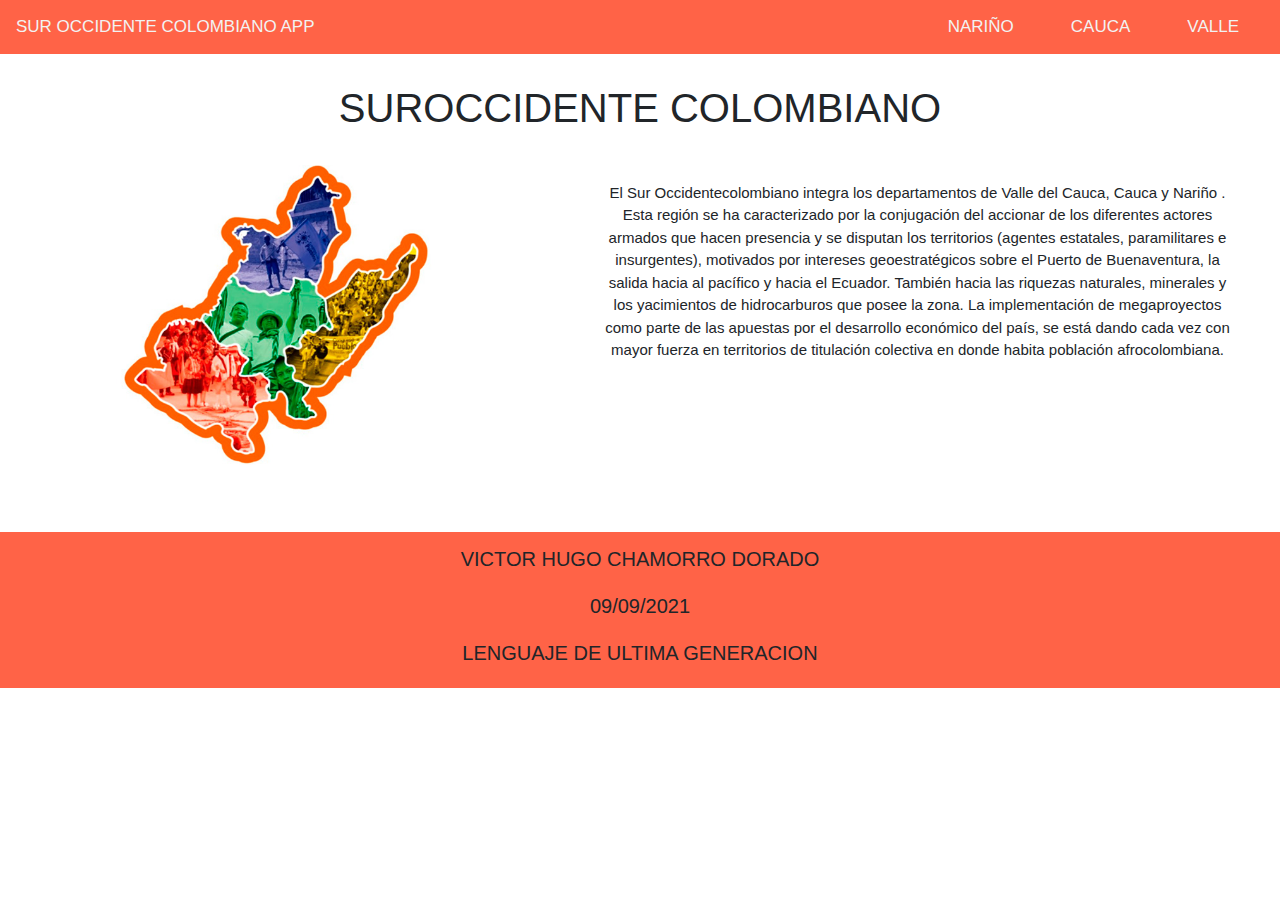
<file: index.html>
<!DOCTYPE html>
<html lang="en">
<head>
    <meta charset="UTF-8">
    <meta http-equiv="X-UA-Compatible" content="IE=edge">
    <meta name="viewport" content="width=device-width, initial-scale=1.0">
    <link rel="stylesheet" href="https://maxcdn.bootstrapcdn.com/bootstrap/4.0.0/css/bootstrap.min.css" integrity="sha384-Gn5384xqQ1aoWXA+058RXPxPg6fy4IWvTNh0E263XmFcJlSAwiGgFAW/dAiS6JXm" crossorigin="anonymous">
    <script src="https://maxcdn.bootstrapcdn.com/bootstrap/4.0.0/js/bootstrap.min.js" integrity="sha384-JZR6Spejh4U02d8jOt6vLEHfe/JQGiRRSQQxSfFWpi1MquVdAyjUar5+76PVCmYl" crossorigin="anonymous"></script>
    <link rel="stylesheet" href="css.css">
    <title>SUR OCCIDENTE</title>
</head>
<body>
    <div class="topnav">
        <a class="active" href="index.html">SUR OCCIDENTE COLOMBIANO APP</a>
        <a id="orienta" href="#news">VALLE</a>
        <a id="orienta"href="#contact">CAUCA</a>
        <a id="orienta"href="#about">NARIÑO</a>
      </div>
      <div>
          <h1>SUROCCIDENTE COLOMBIANO</h1>
          <img id="photo1" src="img/SUROCCIDENTE.jpg" alt="">
          <p>
              El Sur Occidentecolombiano integra los departamentos de Valle del Cauca, Cauca y Nariño
            . Esta región se ha caracterizado por la conjugación 
            del accionar de los diferentes actores armados que hacen presencia
             y se disputan los territorios (agentes estatales, paramilitares e insurgentes), motivados por intereses geoestratégicos
             sobre el Puerto de Buenaventura, la salida hacia al pacífico y hacia el Ecuador. 
            También hacia las riquezas naturales,
             minerales y los yacimientos de hidrocarburos que posee la zona.
            
            La implementación de megaproyectos como parte de las apuestas por el desarrollo económico del país, 
            se está dando cada vez con mayor fuerza en territorios de titulación colectiva en donde habita población afrocolombiana.
            
            </p>
      </div>
      <footer>
          <h5>VICTOR HUGO CHAMORRO DORADO</h5>
            <h5>09/09/2021</h5>
            <h5>LENGUAJE DE ULTIMA GENERACION</h5>
      </footer>
</body>
</html>
</file>
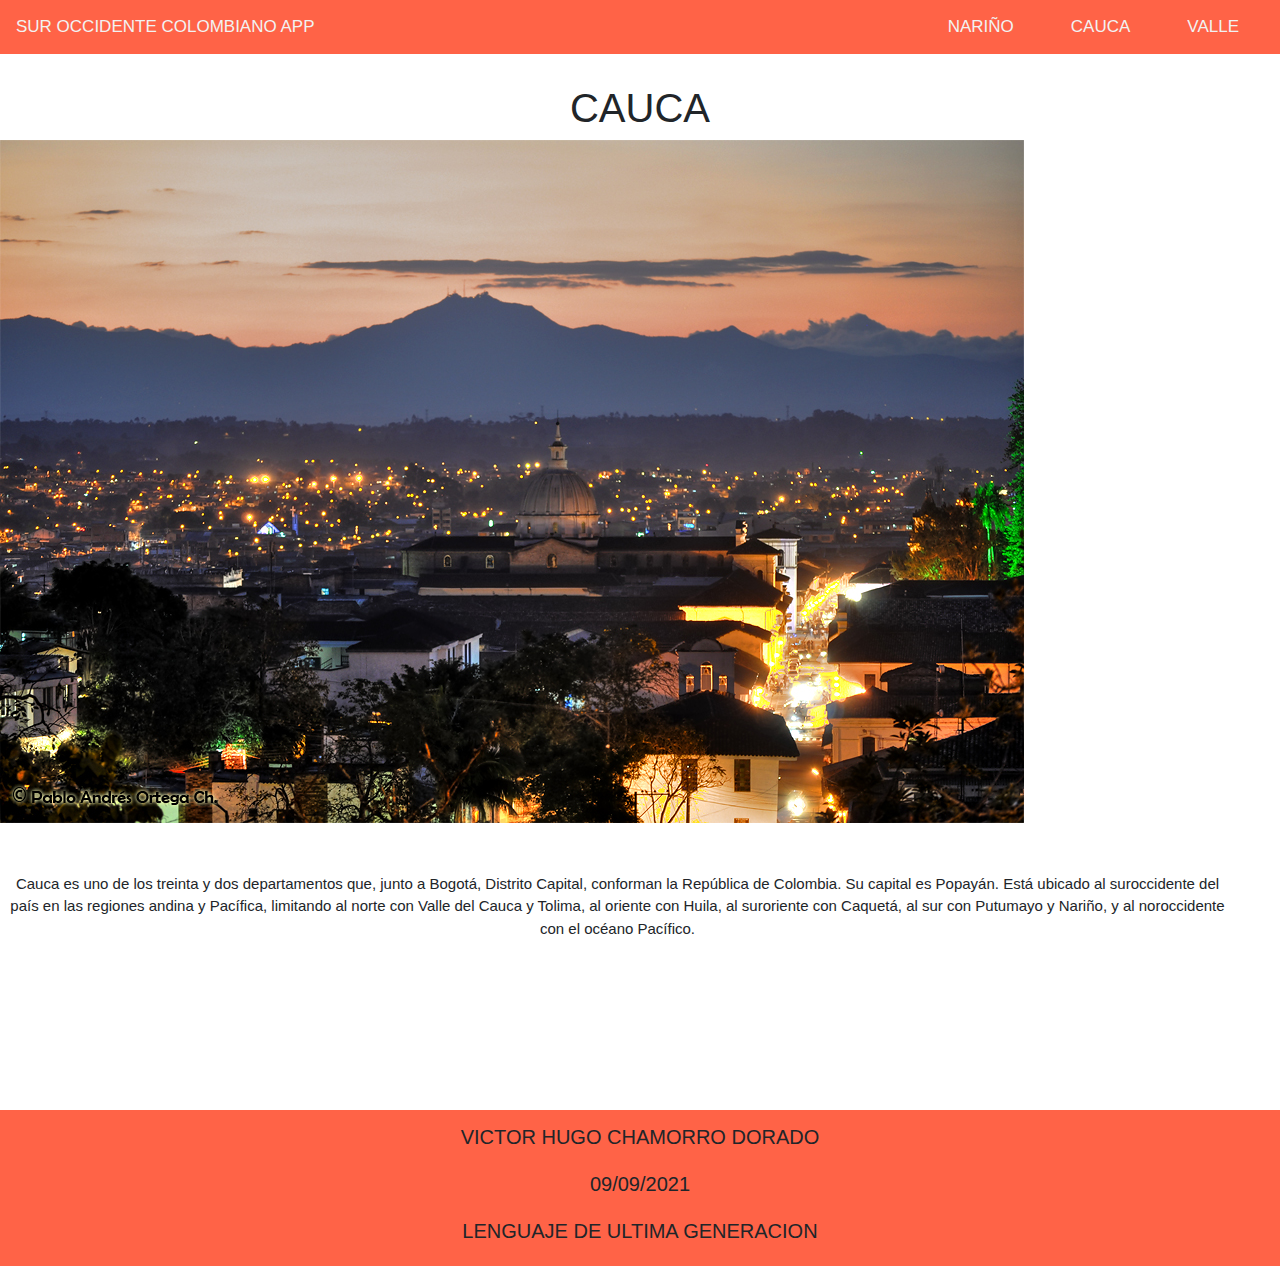
<file: cauca.html>
<!DOCTYPE html>
<html lang="en">
<head>
    <meta charset="UTF-8">
    <meta http-equiv="X-UA-Compatible" content="IE=edge">
    <meta name="viewport" content="width=device-width, initial-scale=1.0">
    <link rel="stylesheet" href="https://maxcdn.bootstrapcdn.com/bootstrap/4.0.0/css/bootstrap.min.css" integrity="sha384-Gn5384xqQ1aoWXA+058RXPxPg6fy4IWvTNh0E263XmFcJlSAwiGgFAW/dAiS6JXm" crossorigin="anonymous">
    <script src="https://maxcdn.bootstrapcdn.com/bootstrap/4.0.0/js/bootstrap.min.js" integrity="sha384-JZR6Spejh4U02d8jOt6vLEHfe/JQGiRRSQQxSfFWpi1MquVdAyjUar5+76PVCmYl" crossorigin="anonymous"></script>
    <link rel="stylesheet" href="css.css">
    <title>SUR OCCIDENTE</title>
</head>
<body>
    <div class="topnav">
        <a class="active" href="index.html">SUR OCCIDENTE COLOMBIANO APP</a>
        <a id="orienta" href="valle.html">VALLE</a>
        <a id="orienta"href="cauca.html">CAUCA</a>
        <a id="orienta"href="nariño.html">NARIÑO</a>
      </div>
      <div>
          <h1>CAUCA</h1>
          <img id="photo4" src="CAUCA/img/CAUCA.jpg" alt="">
          <p>
            Cauca es uno de los treinta y dos departamentos que, junto a Bogotá, Distrito Capital,
            conforman la República de Colombia. 
           Su capital es Popayán. Está ubicado al suroccidente del país en las regiones andina
            y Pacífica, limitando al norte con Valle del Cauca y Tolima, al oriente con Huila,
            al suroriente con Caquetá, al sur con Putumayo y Nariño, y al noroccidente con el océano Pacífico.</p>
      </div>
      <footer id="foot3">
          <h5>VICTOR HUGO CHAMORRO DORADO</h5>
            <h5>09/09/2021</h5>
            <h5>LENGUAJE DE ULTIMA GENERACION</h5>
      </footer>
</body>
</html>
</file>
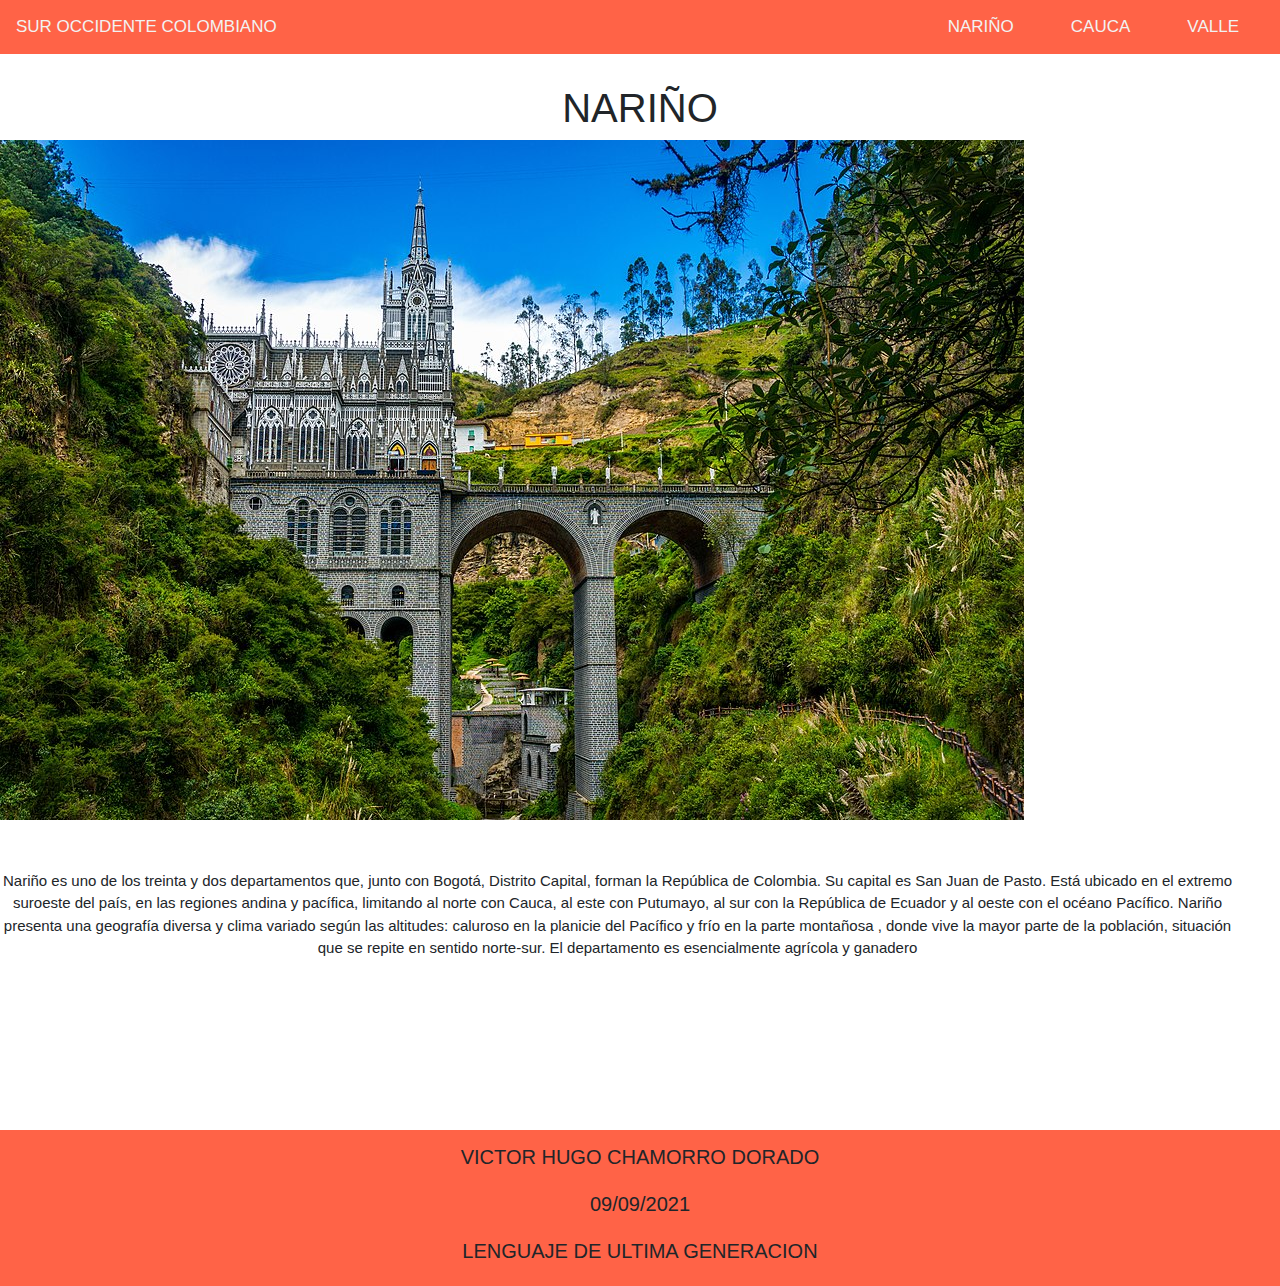
<file: nariño.html>
<!DOCTYPE html>
<html lang="en">
<head>
    <meta charset="UTF-8">
    <meta http-equiv="X-UA-Compatible" content="IE=edge">
    <meta name="viewport" content="width=device-width, initial-scale=1.0">
    <link rel="stylesheet" href="https://maxcdn.bootstrapcdn.com/bootstrap/4.0.0/css/bootstrap.min.css" integrity="sha384-Gn5384xqQ1aoWXA+058RXPxPg6fy4IWvTNh0E263XmFcJlSAwiGgFAW/dAiS6JXm" crossorigin="anonymous">
    <script src="https://maxcdn.bootstrapcdn.com/bootstrap/4.0.0/js/bootstrap.min.js" integrity="sha384-JZR6Spejh4U02d8jOt6vLEHfe/JQGiRRSQQxSfFWpi1MquVdAyjUar5+76PVCmYl" crossorigin="anonymous"></script>
    <link rel="stylesheet" href="css.css">
    <title>SUR OCCIDENTE</title>
</head>
<body>
    <div class="topnav">
        <a class="active" href="index.html">SUR OCCIDENTE COLOMBIANO</a>
        <a id="orienta" href="#news">VALLE</a>
        <a id="orienta"href="#contact">CAUCA</a>
        <a id="orienta"href="nariño.html">NARIÑO</a>
      </div>
      <div>
          <h1>NARIÑO</h1>
          <img id="photo2" src="NARIÑO/img/NARIÑO.jpg" alt="">
          <p>
            Nariño es uno de los treinta y dos departamentos que, junto con Bogotá, Distrito Capital, 
forman la República de Colombia. 
Su capital es San Juan de Pasto. Está ubicado en el extremo suroeste del país, 
en las regiones andina y pacífica,
 limitando al norte con Cauca, al este con Putumayo, al sur con la República
 de Ecuador y al oeste con el océano Pacífico.

Nariño presenta una geografía diversa y clima variado según las altitudes: caluroso 
en la planicie del Pacífico y frío en la parte montañosa
, donde vive la mayor parte de la población, situación que se repite en sentido norte-sur. 
El departamento es esencialmente agrícola y ganadero
            </p>
      </div>
      <footer id="foot1">
          <h5>VICTOR HUGO CHAMORRO DORADO</h5>
            <h5>09/09/2021</h5>
            <h5>LENGUAJE DE ULTIMA GENERACION</h5>
      </footer>
</body>
</html>
</file>
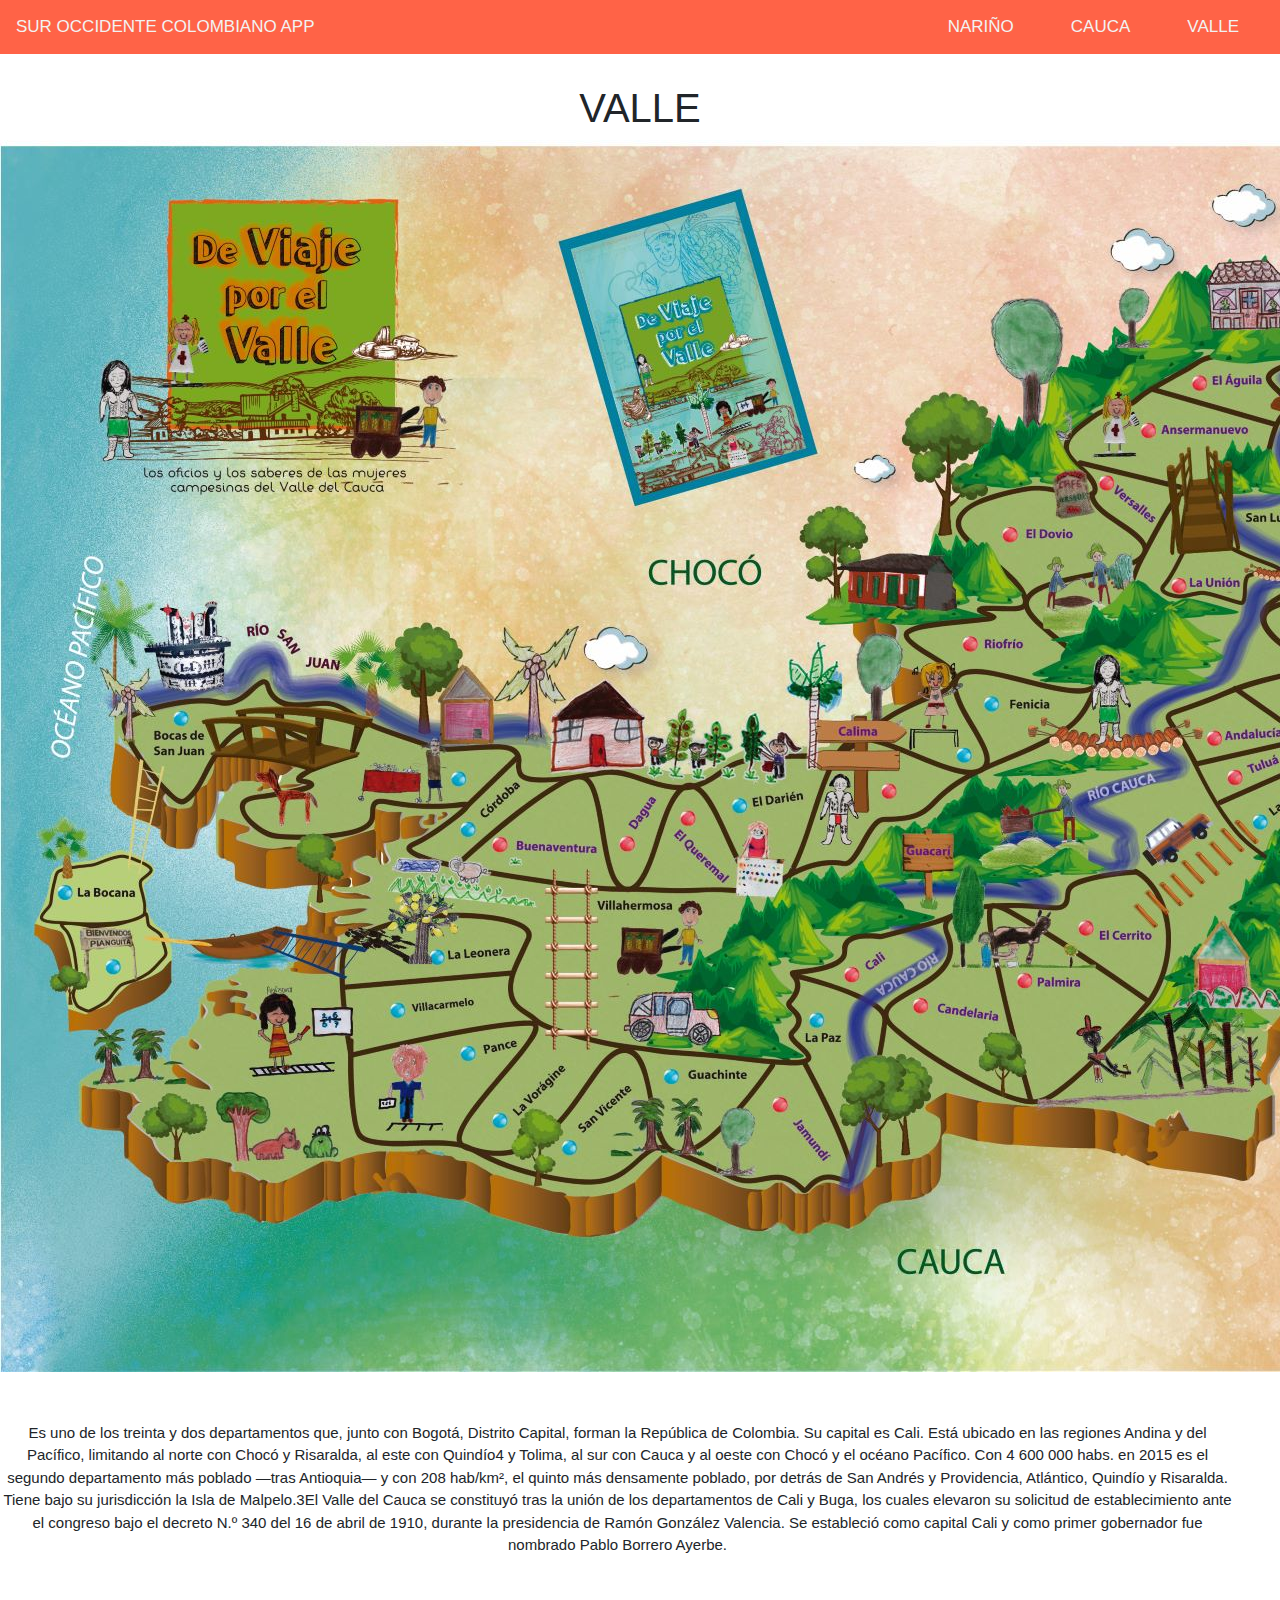
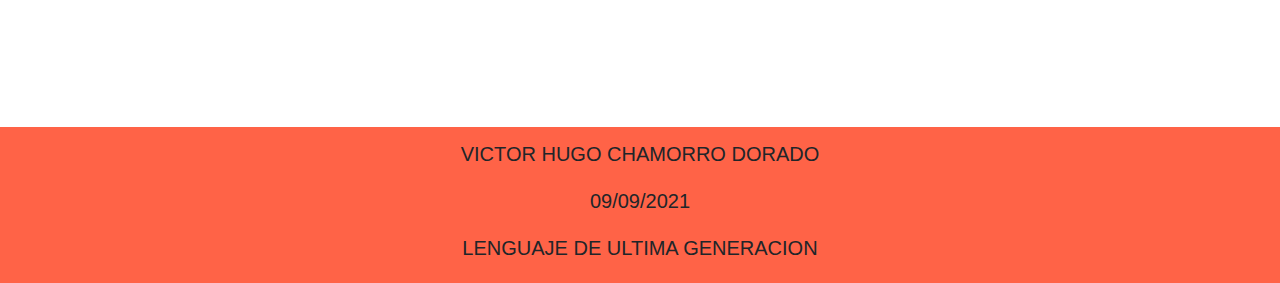
<file: valle.html>
<!DOCTYPE html>
<html lang="en">
<head>
    <meta charset="UTF-8">
    <meta http-equiv="X-UA-Compatible" content="IE=edge">
    <meta name="viewport" content="width=device-width, initial-scale=1.0">
    <link rel="stylesheet" href="https://maxcdn.bootstrapcdn.com/bootstrap/4.0.0/css/bootstrap.min.css" integrity="sha384-Gn5384xqQ1aoWXA+058RXPxPg6fy4IWvTNh0E263XmFcJlSAwiGgFAW/dAiS6JXm" crossorigin="anonymous">
    <script src="https://maxcdn.bootstrapcdn.com/bootstrap/4.0.0/js/bootstrap.min.js" integrity="sha384-JZR6Spejh4U02d8jOt6vLEHfe/JQGiRRSQQxSfFWpi1MquVdAyjUar5+76PVCmYl" crossorigin="anonymous"></script>
    <link rel="stylesheet" href="css.css">
    <title>SUR OCCIDENTE</title>
</head>
<body>
    <div class="topnav">
        <a class="active" href="index.html">SUR OCCIDENTE COLOMBIANO APP</a>
        <a id="orienta" href="valle.html">VALLE</a>
        <a id="orienta"href="cauca.html">CAUCA</a>
        <a id="orienta"href="nariño.html">NARIÑO</a>
      </div>
      <div>
          <h1>VALLE</h1>
          <img id="photo3" src="VALLE/img/VALLE.jpg" alt="">
          <p>
            Es uno de los treinta y dos departamentos que, junto con Bogotá, Distrito Capital, 
forman la República de Colombia. Su capital es Cali. Está ubicado en las regiones 
Andina y del Pacífico, limitando al norte con Chocó y Risaralda, al este con Quindío4
 y Tolima, al sur con Cauca y al oeste con Chocó y el océano Pacífico.
 Con 4 600 000 habs. en 2015 es el segundo departamento más poblado —tras Antioquia— y
 con 208 hab/km², el quinto más densamente poblado, por detrás de 
San Andrés y Providencia, Atlántico, Quindío y Risaralda.

Tiene bajo su jurisdicción la Isla de Malpelo.3​ 
El Valle del Cauca se constituyó tras la unión de los departamentos de Cali y Buga, 
los cuales elevaron su solicitud de establecimiento ante el congreso bajo el decreto 
N.º 340 del 16 de abril de 1910, durante la presidencia de Ramón González Valencia. 
Se estableció como capital Cali y como primer gobernador fue nombrado 
Pablo Borrero Ayerbe.
            </p>
      </div>
      <footer id="foot2">
          <h5>VICTOR HUGO CHAMORRO DORADO</h5>
            <h5>09/09/2021</h5>
            <h5>LENGUAJE DE ULTIMA GENERACION</h5>
      </footer>
</body>
</html>
</file>
<file: css.css>
*{
    margin: 0px;
    padding: 0px;
}
.topnav {
    background-color: tomato;
    overflow: hidden;
  }
  
  .topnav a {
    float: left;
    color: #f2f2f2;
    text-align: center;
    padding: 14px 16px;
    text-decoration: none;
    font-size: 17px;
  }
  #orienta{
      float: right;
      margin-right: 25px;
  }
  #photo1{
      height: 300px;
      width: 600px;
      float: left;
      margin-top: 25px;
  }
  div h1{
      text-align: center;
      margin-top: 30px;
  }
  div p{
      margin-top: 50px;
      font-size: 15px;
      padding-right: 45px;
      text-align: center;
  }
  footer{
      clear: left;
      background-color: tomato;
      margin-top: 170px;
      height: 156px;
  }
  footer h5{
      text-align: center;
      padding-top: 15px;
  }
</file>
